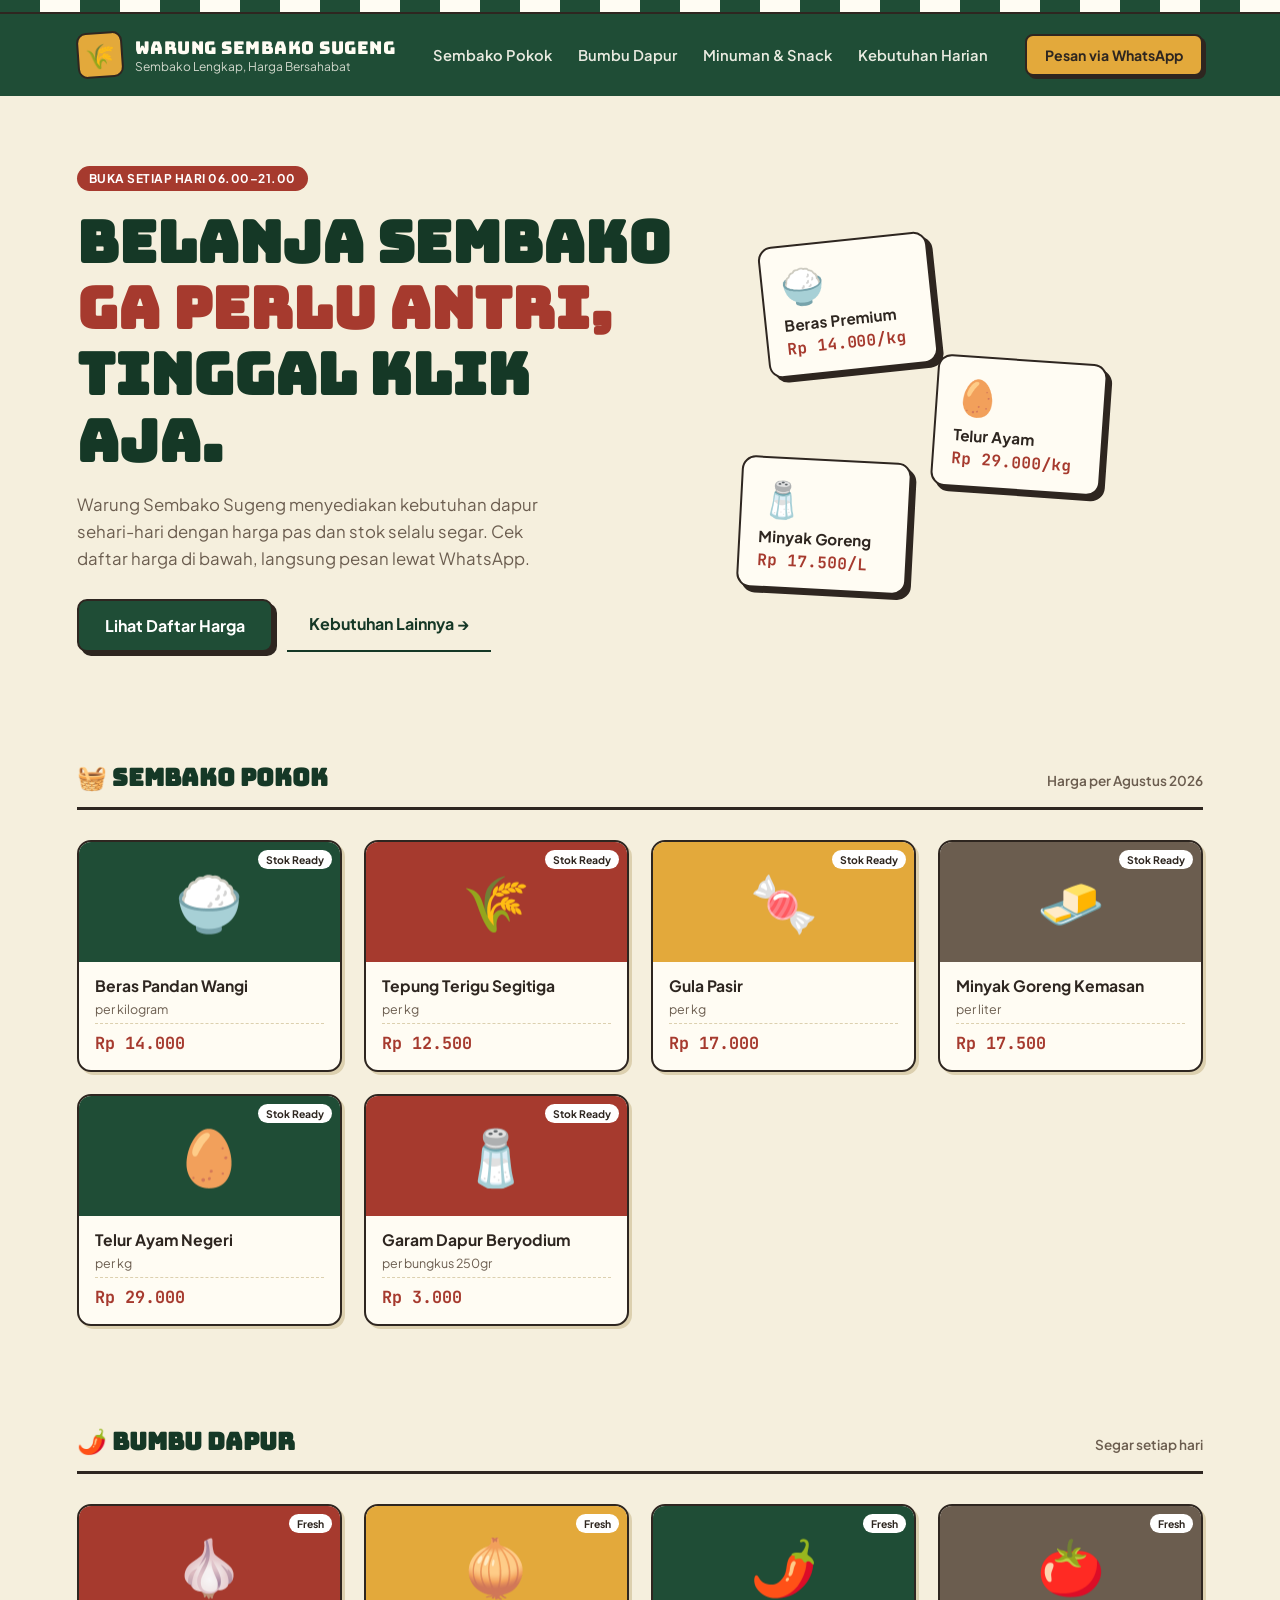
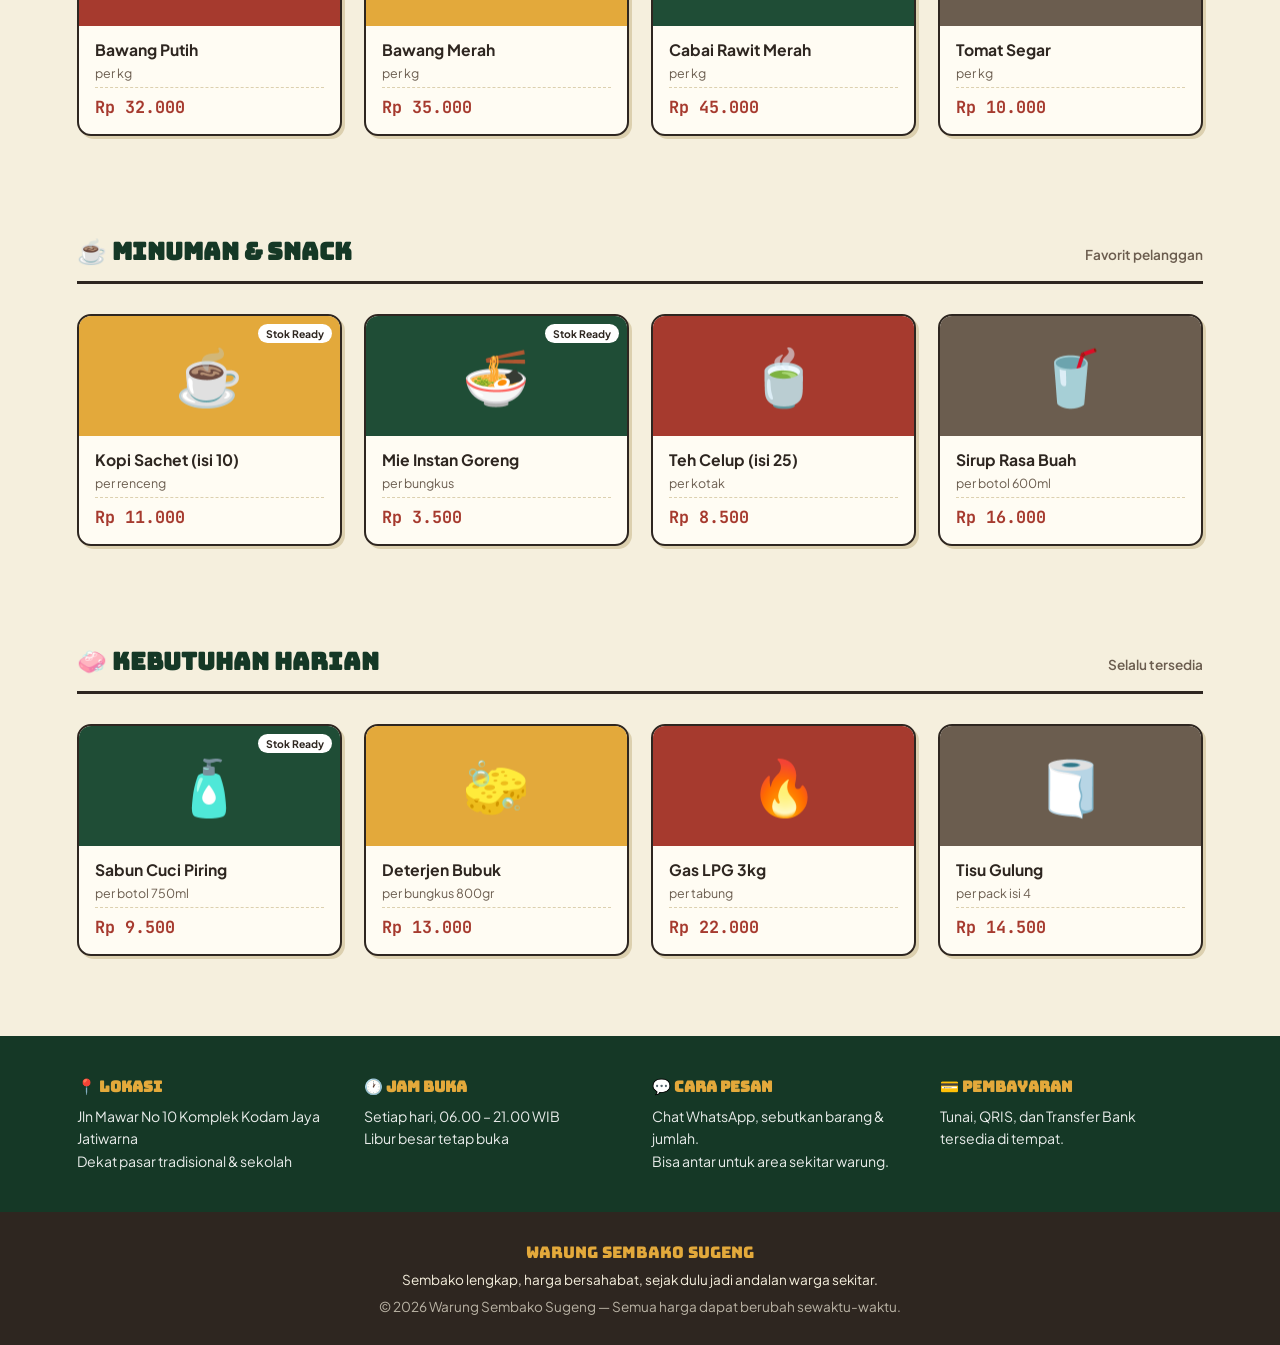
<file: Portofolio/warung-sembako.html>
<!DOCTYPE html>
<html lang="id">
<head>
<meta charset="UTF-8">
<meta name="viewport" content="width=device-width, initial-scale=1.0">
<title>Warung Sembako Sugeng</title>
<link rel="preconnect" href="https://fonts.googleapis.com">
<link href="https://fonts.googleapis.com/css2?family=Bungee&family=Plus+Jakarta+Sans:wght@400;500;600;700;800&family=JetBrains+Mono:wght@500;700&display=swap" rel="stylesheet">
<style>
  :root{
    --hijau-warung:#1F4D36;
    --hijau-tua:#153826;
    --krem:#F5EFDD;
    --krem-kartu:#FFFCF3;
    --merah-bata:#A63A2E;
    --kuning-jagung:#E3A93B;
    --coklat-tua:#2E2620;
    --coklat-soft:#6B5D4F;
    --garis:#DCD0AF;
  }
  *{margin:0;padding:0;box-sizing:border-box;}
  html{scroll-behavior:smooth;}
  body{
    background:var(--krem);
    color:var(--coklat-tua);
    font-family:'Plus Jakarta Sans', sans-serif;
    -webkit-font-smoothing:antialiased;
  }
  a{color:inherit;text-decoration:none;}
  img{display:block;max-width:100%;}

  /* ===== Awning stripe pattern ===== */
  .awning{
    height:14px;
    background:repeating-linear-gradient(
      90deg,
      var(--hijau-warung) 0 40px,
      var(--krem-kartu) 40px 80px
    );
    border-bottom:2px solid var(--coklat-tua);
  }

  /* ===== Header ===== */
  header{
    background:var(--hijau-warung);
    color:var(--krem-kartu);
    padding:18px 6vw;
    display:flex;
    align-items:center;
    justify-content:space-between;
    flex-wrap:wrap;
    gap:12px;
  }
  .brand{
    display:flex;
    align-items:center;
    gap:12px;
  }
  .brand-mark{
    width:46px;height:46px;
    background:var(--kuning-jagung);
    border-radius:10px;
    display:flex;align-items:center;justify-content:center;
    font-size:24px;
    border:2px solid var(--coklat-tua);
    transform:rotate(-4deg);
  }
  .brand-text .nama{
    font-family:'Bungee', sans-serif;
    font-size:1.1rem;
    letter-spacing:0.5px;
  }
  .brand-text .sub{
    font-size:0.75rem;
    opacity:0.8;
  }
  nav{
    display:flex;
    gap:26px;
    font-weight:600;
    font-size:0.92rem;
  }
  nav a{opacity:0.9;transition:opacity .2s;}
  nav a:hover{opacity:1;text-decoration:underline;text-underline-offset:4px;}
  .wa-btn{
    background:var(--kuning-jagung);
    color:var(--coklat-tua);
    padding:10px 18px;
    border-radius:8px;
    font-weight:700;
    font-size:0.88rem;
    border:2px solid var(--coklat-tua);
    box-shadow:3px 3px 0 var(--coklat-tua);
    transition:transform .15s, box-shadow .15s;
  }
  .wa-btn:hover{transform:translate(-2px,-2px);box-shadow:5px 5px 0 var(--coklat-tua);}

  /* ===== Hero ===== */
  .hero{
    padding:70px 6vw 60px;
    display:grid;
    grid-template-columns:1.1fr 0.9fr;
    gap:40px;
    align-items:center;
    max-width:1300px;
    margin:0 auto;
  }
  .hero-eyebrow{
    display:inline-block;
    background:var(--merah-bata);
    color:#fff;
    font-size:0.75rem;
    font-weight:700;
    padding:5px 12px;
    border-radius:20px;
    letter-spacing:0.5px;
    margin-bottom:18px;
  }
  .hero h1{
    font-family:'Bungee', sans-serif;
    font-size:clamp(2.1rem, 4.6vw, 3.6rem);
    line-height:1.15;
    color:var(--hijau-tua);
    margin-bottom:18px;
  }
  .hero h1 span{color:var(--merah-bata);}
  .hero p{
    font-size:1.05rem;
    color:var(--coklat-soft);
    max-width:480px;
    margin-bottom:26px;
    line-height:1.6;
  }
  .hero-cta{display:flex;gap:14px;flex-wrap:wrap;}
  .btn-primary{
    background:var(--hijau-warung);
    color:#fff;
    padding:14px 26px;
    border-radius:10px;
    font-weight:700;
    border:2px solid var(--coklat-tua);
    box-shadow:4px 4px 0 var(--coklat-tua);
    transition:transform .15s, box-shadow .15s;
  }
  .btn-primary:hover{transform:translate(-2px,-2px);box-shadow:6px 6px 0 var(--coklat-tua);}
  .btn-ghost{
    padding:14px 22px;
    font-weight:700;
    color:var(--hijau-tua);
    border-bottom:2px solid var(--hijau-tua);
  }

  /* hero visual: stacked price tags */
  .hero-visual{
    position:relative;
    height:340px;
  }
  .float-card{
    position:absolute;
    background:var(--krem-kartu);
    border:2px solid var(--coklat-tua);
    border-radius:14px;
    padding:16px 18px;
    box-shadow:5px 5px 0 var(--coklat-tua);
    width:170px;
  }
  .float-card .emoji{font-size:2.2rem;}
  .float-card .nm{font-weight:700;font-size:0.95rem;margin-top:6px;}
  .float-card .pr{
    font-family:'JetBrains Mono',monospace;
    color:var(--merah-bata);
    font-weight:700;
    margin-top:4px;
  }
  .fc1{top:0;left:10%;transform:rotate(-6deg);}
  .fc2{top:120px;left:45%;transform:rotate(4deg);z-index:2;}
  .fc3{top:220px;left:5%;transform:rotate(3deg);}

  /* ===== Section heading ===== */
  .section{padding:50px 6vw;max-width:1300px;margin:0 auto;}
  .section-head{
    display:flex;
    align-items:baseline;
    justify-content:space-between;
    margin-bottom:30px;
    flex-wrap:wrap;
    gap:10px;
    border-bottom:3px solid var(--coklat-tua);
    padding-bottom:14px;
  }
  .section-head h2{
    font-family:'Bungee', sans-serif;
    font-size:1.5rem;
    color:var(--hijau-tua);
  }
  .section-head .ket{
    font-size:0.85rem;
    color:var(--coklat-soft);
    font-weight:600;
  }

  /* ===== Product grid ===== */
  .grid{
    display:grid;
    grid-template-columns:repeat(auto-fill, minmax(210px,1fr));
    gap:22px;
  }
  .produk{
    background:var(--krem-kartu);
    border:2px solid var(--coklat-tua);
    border-radius:14px;
    overflow:hidden;
    transition:transform .18s, box-shadow .18s;
    box-shadow:3px 3px 0 var(--garis);
    display:flex;
    flex-direction:column;
  }
  .produk:hover{transform:translateY(-5px);box-shadow:5px 6px 0 var(--kuning-jagung);}
  .foto{
    height:120px;
    display:flex;align-items:center;justify-content:center;
    font-size:3.4rem;
    background:var(--hijau-warung);
    position:relative;
  }
  .foto.b2{background:var(--merah-bata);}
  .foto.b3{background:var(--kuning-jagung);}
  .foto.b4{background:var(--coklat-soft);}
  .badge-stok{
    position:absolute;top:8px;right:8px;
    background:#fff;
    color:var(--coklat-tua);
    font-size:0.65rem;
    font-weight:700;
    padding:3px 8px;
    border-radius:20px;
  }
  .info{padding:14px 16px 16px;flex:1;display:flex;flex-direction:column;gap:6px;}
  .info .nama-produk{font-weight:700;font-size:0.98rem;}
  .info .satuan{font-size:0.78rem;color:var(--coklat-soft);}
  .info .harga{
    margin-top:auto;
    font-family:'JetBrains Mono',monospace;
    font-weight:700;
    font-size:1.05rem;
    color:var(--merah-bata);
    padding-top:8px;
    border-top:1.5px dashed var(--garis);
  }

  /* category tag strip */
  .kategori-strip{
    display:flex;gap:10px;flex-wrap:wrap;margin-bottom:36px;
  }
  .tag{
    font-size:0.8rem;font-weight:700;
    background:var(--hijau-tua);color:#fff;
    padding:8px 16px;border-radius:20px;
  }
  .tag.alt{background:var(--merah-bata);}
  .tag.alt2{background:var(--kuning-jagung);color:var(--coklat-tua);}

  /* ===== Info strip (jam, lokasi) ===== */
  .infostrip{
    background:var(--hijau-tua);
    color:#fff;
    padding:40px 6vw;
    display:grid;
    grid-template-columns:repeat(auto-fit,minmax(220px,1fr));
    gap:24px;
    margin-top:30px;
  }
  .infostrip .item h3{
    font-family:'Bungee',sans-serif;
    font-size:0.95rem;
    color:var(--kuning-jagung);
    margin-bottom:8px;
  }
  .infostrip .item p{font-size:0.88rem;line-height:1.6;opacity:0.9;}

  /* ===== Footer ===== */
  footer{
    background:var(--coklat-tua);
    color:var(--krem);
    padding:30px 6vw;
    text-align:center;
    font-size:0.85rem;
  }
  footer .fnama{font-family:'Bungee',sans-serif;font-size:1rem;color:var(--kuning-jagung);margin-bottom:8px;}

  @media (max-width:820px){
    .hero{grid-template-columns:1fr;}
    .hero-visual{display:none;}
    nav{display:none;}
  }
</style>
</head>
<body>

<div class="awning"></div>

<header>
  <div class="brand">
    <div class="brand-mark">🌾</div>
    <div class="brand-text">
      <div class="nama">WARUNG SEMBAKO SUGENG</div>
      <div class="sub">Sembako Lengkap, Harga Bersahabat</div>
    </div>
  </div>
  <nav>
    <a href="#sembako">Sembako Pokok</a>
    <a href="#bumbu">Bumbu Dapur</a>
    <a href="#minuman">Minuman & Snack</a>
    <a href="#kebutuhan">Kebutuhan Harian</a>
  </nav>
  <a class="wa-btn" href="https://wa.me/6281234567890" target="_blank">Pesan via WhatsApp</a>
</header>

<section class="hero">
  <div>
    <span class="hero-eyebrow">BUKA SETIAP HARI 06.00–21.00</span>
    <h1>Belanja Sembako <span>Ga Perlu Antri,</span><br>Tinggal Klik Aja.</h1>
    <p>Warung Sembako Sugeng menyediakan kebutuhan dapur sehari-hari dengan harga pas dan stok selalu segar. Cek daftar harga di bawah, langsung pesan lewat WhatsApp.</p>
    <div class="hero-cta">
      <a class="btn-primary" href="#sembako">Lihat Daftar Harga</a>
      <a class="btn-ghost" href="#kebutuhan">Kebutuhan Lainnya →</a>
    </div>
  </div>
  <div class="hero-visual">
    <div class="float-card fc1">
      <div class="emoji">🍚</div>
      <div class="nm">Beras Premium</div>
      <div class="pr">Rp 14.000/kg</div>
    </div>
    <div class="float-card fc2">
      <div class="emoji">🥚</div>
      <div class="nm">Telur Ayam</div>
      <div class="pr">Rp 29.000/kg</div>
    </div>
    <div class="float-card fc3">
      <div class="emoji">🧂</div>
      <div class="nm">Minyak Goreng</div>
      <div class="pr">Rp 17.500/L</div>
    </div>
  </div>
</section>

<section class="section" id="sembako">
  <div class="section-head">
    <h2>🧺 Sembako Pokok</h2>
    <span class="ket">Harga per Agustus 2026</span>
  </div>
  <div class="grid">
    <div class="produk">
      <div class="foto">🍚<span class="badge-stok">Stok Ready</span></div>
      <div class="info">
        <div class="nama-produk">Beras Pandan Wangi</div>
        <div class="satuan">per kilogram</div>
        <div class="harga">Rp 14.000</div>
      </div>
    </div>
    <div class="produk">
      <div class="foto b2">🌾<span class="badge-stok">Stok Ready</span></div>
      <div class="info">
        <div class="nama-produk">Tepung Terigu Segitiga</div>
        <div class="satuan">per kg</div>
        <div class="harga">Rp 12.500</div>
      </div>
    </div>
    <div class="produk">
      <div class="foto b3">🍬<span class="badge-stok">Stok Ready</span></div>
      <div class="info">
        <div class="nama-produk">Gula Pasir</div>
        <div class="satuan">per kg</div>
        <div class="harga">Rp 17.000</div>
      </div>
    </div>
    <div class="produk">
      <div class="foto b4">🧈<span class="badge-stok">Stok Ready</span></div>
      <div class="info">
        <div class="nama-produk">Minyak Goreng Kemasan</div>
        <div class="satuan">per liter</div>
        <div class="harga">Rp 17.500</div>
      </div>
    </div>
    <div class="produk">
      <div class="foto">🥚<span class="badge-stok">Stok Ready</span></div>
      <div class="info">
        <div class="nama-produk">Telur Ayam Negeri</div>
        <div class="satuan">per kg</div>
        <div class="harga">Rp 29.000</div>
      </div>
    </div>
    <div class="produk">
      <div class="foto b2">🧂<span class="badge-stok">Stok Ready</span></div>
      <div class="info">
        <div class="nama-produk">Garam Dapur Beryodium</div>
        <div class="satuan">per bungkus 250gr</div>
        <div class="harga">Rp 3.000</div>
      </div>
    </div>
  </div>
</section>

<section class="section" id="bumbu">
  <div class="section-head">
    <h2>🌶️ Bumbu Dapur</h2>
    <span class="ket">Segar setiap hari</span>
  </div>
  <div class="grid">
    <div class="produk">
      <div class="foto b2">🧄<span class="badge-stok">Fresh</span></div>
      <div class="info">
        <div class="nama-produk">Bawang Putih</div>
        <div class="satuan">per kg</div>
        <div class="harga">Rp 32.000</div>
      </div>
    </div>
    <div class="produk">
      <div class="foto b3">🧅<span class="badge-stok">Fresh</span></div>
      <div class="info">
        <div class="nama-produk">Bawang Merah</div>
        <div class="satuan">per kg</div>
        <div class="harga">Rp 35.000</div>
      </div>
    </div>
    <div class="produk">
      <div class="foto">🌶️<span class="badge-stok">Fresh</span></div>
      <div class="info">
        <div class="nama-produk">Cabai Rawit Merah</div>
        <div class="satuan">per kg</div>
        <div class="harga">Rp 45.000</div>
      </div>
    </div>
    <div class="produk">
      <div class="foto b4">🍅<span class="badge-stok">Fresh</span></div>
      <div class="info">
        <div class="nama-produk">Tomat Segar</div>
        <div class="satuan">per kg</div>
        <div class="harga">Rp 10.000</div>
      </div>
    </div>
  </div>
</section>

<section class="section" id="minuman">
  <div class="section-head">
    <h2>☕ Minuman & Snack</h2>
    <span class="ket">Favorit pelanggan</span>
  </div>
  <div class="grid">
    <div class="produk">
      <div class="foto b3">☕<span class="badge-stok">Stok Ready</span></div>
      <div class="info">
        <div class="nama-produk">Kopi Sachet (isi 10)</div>
        <div class="satuan">per renceng</div>
        <div class="harga">Rp 11.000</div>
      </div>
    </div>
    <div class="produk">
      <div class="foto">🍜<span class="badge-stok">Stok Ready</span></div>
      <div class="info">
        <div class="nama-produk">Mie Instan Goreng</div>
        <div class="satuan">per bungkus</div>
        <div class="harga">Rp 3.500</div>
      </div>
    </div>
    <div class="produk">
      <div class="foto b2">🍵</div>
      <div class="info">
        <div class="nama-produk">Teh Celup (isi 25)</div>
        <div class="satuan">per kotak</div>
        <div class="harga">Rp 8.500</div>
      </div>
    </div>
    <div class="produk">
      <div class="foto b4">🥤</div>
      <div class="info">
        <div class="nama-produk">Sirup Rasa Buah</div>
        <div class="satuan">per botol 600ml</div>
        <div class="harga">Rp 16.000</div>
      </div>
    </div>
  </div>
</section>

<section class="section" id="kebutuhan">
  <div class="section-head">
    <h2>🧼 Kebutuhan Harian</h2>
    <span class="ket">Selalu tersedia</span>
  </div>
  <div class="grid">
    <div class="produk">
      <div class="foto">🧴<span class="badge-stok">Stok Ready</span></div>
      <div class="info">
        <div class="nama-produk">Sabun Cuci Piring</div>
        <div class="satuan">per botol 750ml</div>
        <div class="harga">Rp 9.500</div>
      </div>
    </div>
    <div class="produk">
      <div class="foto b3">🧽</div>
      <div class="info">
        <div class="nama-produk">Deterjen Bubuk</div>
        <div class="satuan">per bungkus 800gr</div>
        <div class="harga">Rp 13.000</div>
      </div>
    </div>
    <div class="produk">
      <div class="foto b2">🔥</div>
      <div class="info">
        <div class="nama-produk">Gas LPG 3kg</div>
        <div class="satuan">per tabung</div>
        <div class="harga">Rp 22.000</div>
      </div>
    </div>
    <div class="produk">
      <div class="foto b4">🧻</div>
      <div class="info">
        <div class="nama-produk">Tisu Gulung</div>
        <div class="satuan">per pack isi 4</div>
        <div class="harga">Rp 14.500</div>
      </div>
    </div>
  </div>
</section>

<div class="infostrip">
  <div class="item">
    <h3>📍 LOKASI</h3>
    <p>Jln Mawar No 10 Komplek Kodam Jaya Jatiwarna<br>Dekat pasar tradisional & sekolah</p>
  </div>
  <div class="item">
    <h3>🕐 JAM BUKA</h3>
    <p>Setiap hari, 06.00 – 21.00 WIB<br>Libur besar tetap buka</p>
  </div>
  <div class="item">
    <h3>💬 CARA PESAN</h3>
    <p>Chat WhatsApp, sebutkan barang & jumlah.<br>Bisa antar untuk area sekitar warung.</p>
  </div>
  <div class="item">
    <h3>💳 PEMBAYARAN</h3>
    <p>Tunai, QRIS, dan Transfer Bank<br>tersedia di tempat.</p>
  </div>
</div>

<footer>
  <div class="fnama">WARUNG SEMBAKO SUGENG</div>
  <p>Sembako lengkap, harga bersahabat, sejak dulu jadi andalan warga sekitar.</p>
  <p style="margin-top:10px;opacity:0.7;">© 2026 Warung Sembako Sugeng — Semua harga dapat berubah sewaktu-waktu.</p>
</footer>

</body>
</html>
</file>
